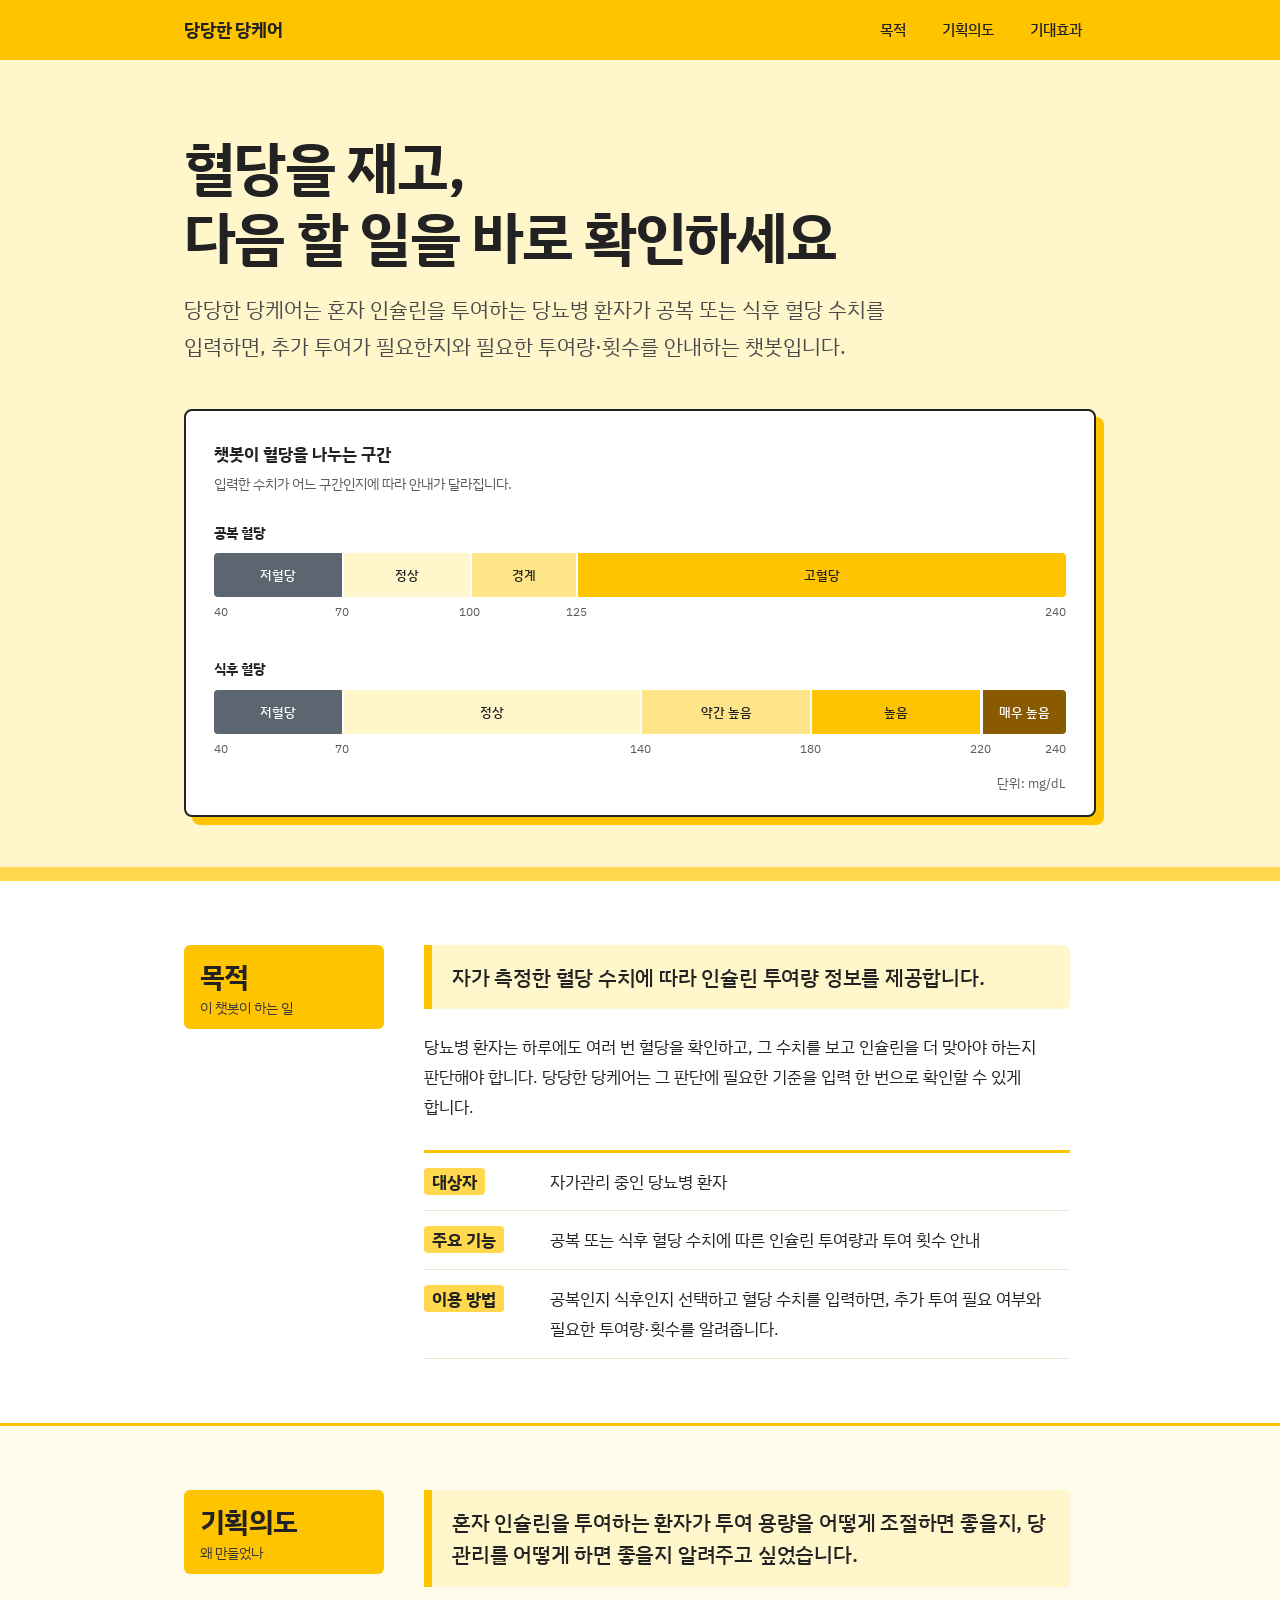
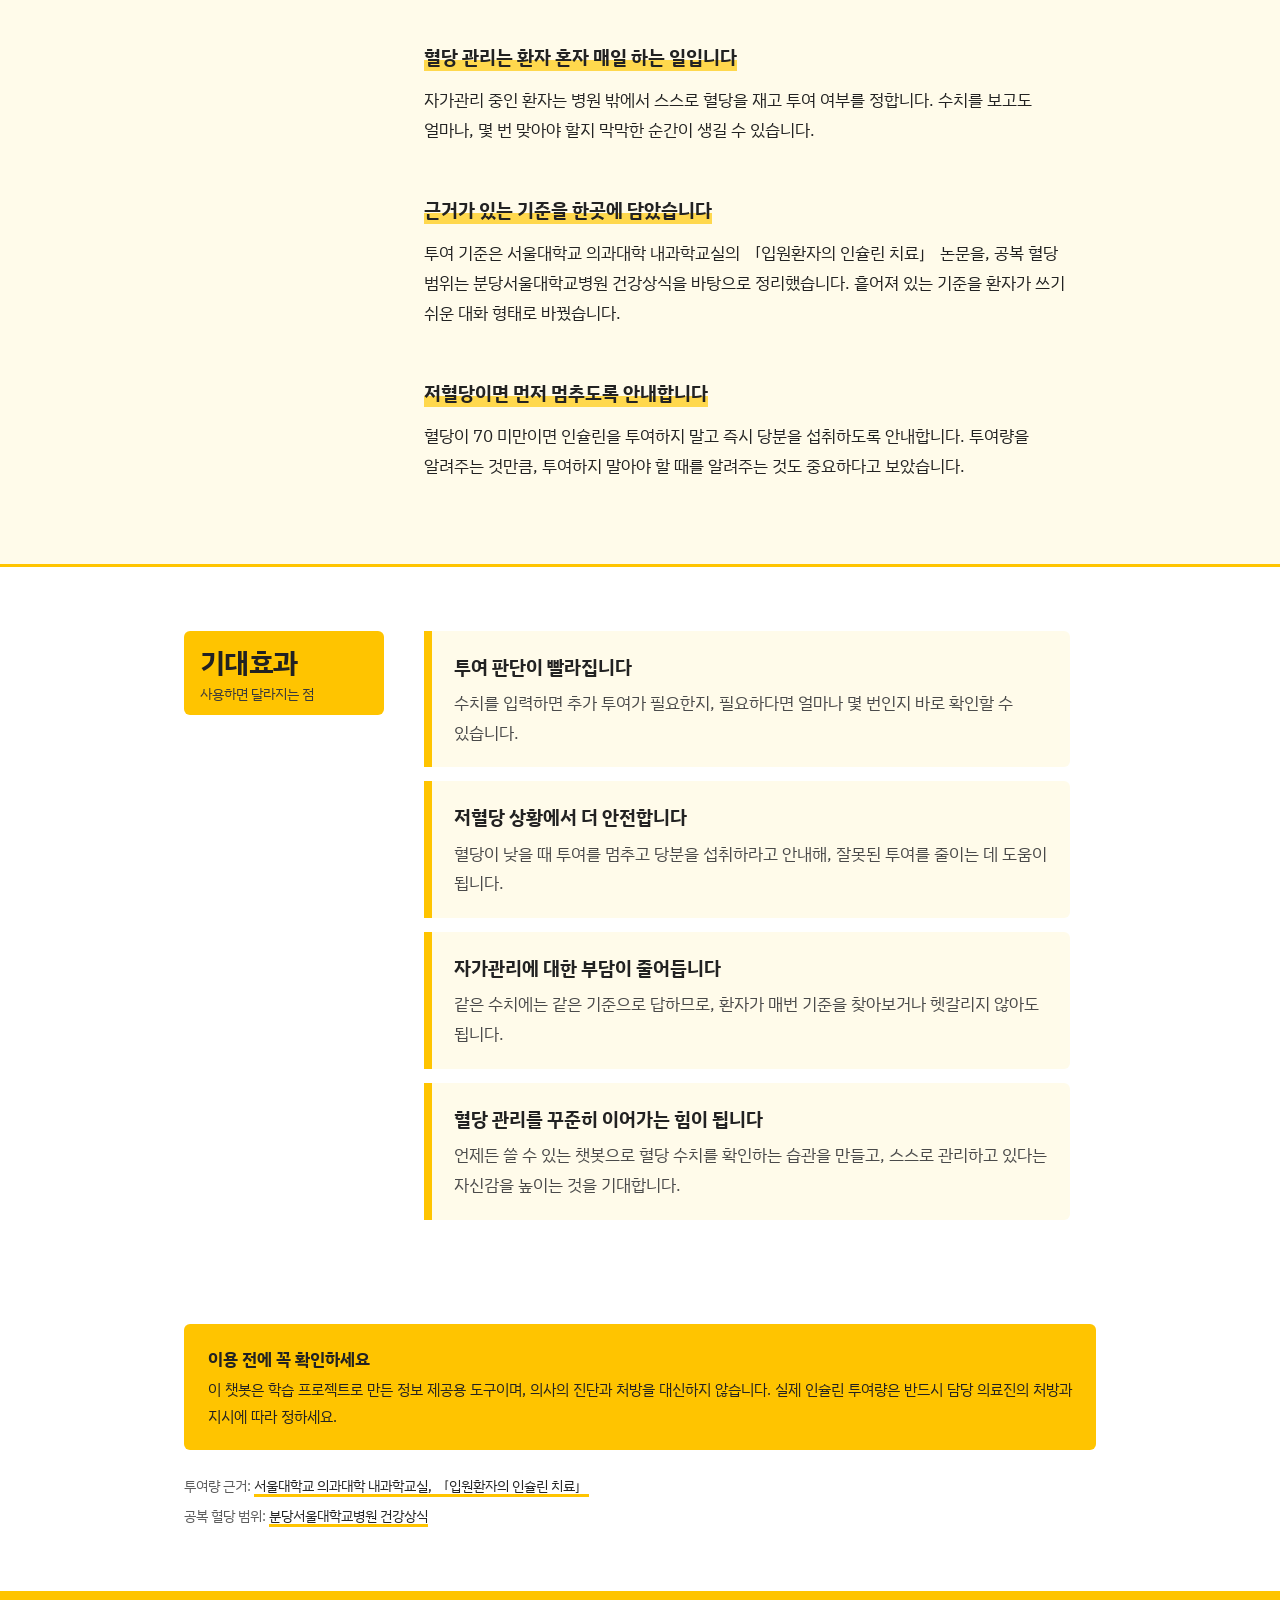
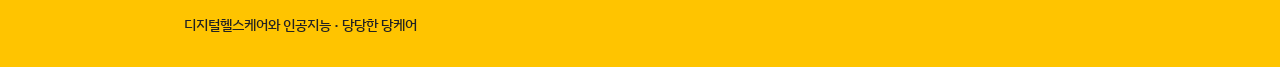
<file: index.html>
<!DOCTYPE html>
<html lang="ko">
<head>
  <meta charset="UTF-8">
  <meta name="viewport" content="width=device-width, initial-scale=1">
  <title>당당한 당케어 | 목적 · 기획의도 · 기대효과</title>
  <meta name="description" content="자가 측정 혈당 수치에 따른 인슐린 투여량 정보를 제공하는 챗봇 '당당한 당케어'를 소개합니다.">
  <link rel="preconnect" href="https://fonts.googleapis.com">
  <link rel="preconnect" href="https://fonts.gstatic.com" crossorigin>
  <link href="https://fonts.googleapis.com/css2?family=IBM+Plex+Sans+KR:wght@400;500;700&display=swap" rel="stylesheet">
  <link rel="stylesheet" href="style.css?v=3">
</head>
<body>

  <header class="topbar">
    <div class="wrap">
      <a class="brand" href="#top">당당한 당케어</a>
      <nav aria-label="페이지 내 이동">
        <a href="#purpose">목적</a>
        <a href="#intent">기획의도</a>
        <a href="#effect">기대효과</a>
        <!-- 다른 조원 파트가 합쳐지면 여기에 메뉴를 추가하세요 -->
      </nav>
    </div>
  </header>

  <main id="top">

    <!-- ========== 소개 ========== -->
    <section class="hero">
      <div class="wrap">
        <h1>혈당을 재고,<br>다음 할 일을 바로 확인하세요</h1>
        <p class="lead">
          당당한 당케어는 혼자 인슐린을 투여하는 당뇨병 환자가
          공복 또는 식후 혈당 수치를 입력하면, 추가 투여가 필요한지와
          필요한 투여량·횟수를 안내하는 챗봇입니다.
        </p>

        <div class="meter">
          <h2>챗봇이 혈당을 나누는 구간</h2>
          <p class="sub">입력한 수치가 어느 구간인지에 따라 안내가 달라집니다.</p>

          <div class="scale">
            <p class="scale-name">공복 혈당</p>
            <div class="bar" role="img" aria-label="공복 혈당 구간: 70 미만 저혈당, 70에서 100 정상, 101에서 125 경계, 126 이상 고혈당">
              <div class="seg low" style="flex-basis:15%">저혈당</div>
              <div class="seg normal" style="flex-basis:15%">정상</div>
              <div class="seg border" style="flex-basis:12.5%">경계</div>
              <div class="seg high" style="flex-basis:57.5%">고혈당</div>
            </div>
            <div class="ticks" aria-hidden="true">
              <span style="left:0%">40</span>
              <span style="left:15%">70</span>
              <span style="left:30%">100</span>
              <span style="left:42.5%">125</span>
              <span style="left:100%">240</span>
            </div>
          </div>

          <div class="scale">
            <p class="scale-name">식후 혈당</p>
            <div class="bar" role="img" aria-label="식후 혈당 구간: 70 미만 저혈당, 70에서 140 미만 정상, 141에서 180 약간 높음, 181에서 220 높음, 220 초과 매우 높음">
              <div class="seg low" style="flex-basis:15%">저혈당</div>
              <div class="seg normal" style="flex-basis:35%">정상</div>
              <div class="seg border" style="flex-basis:20%">약간 높음</div>
              <div class="seg high" style="flex-basis:20%">높음</div>
              <div class="seg very" style="flex-basis:10%">매우 높음</div>
            </div>
            <div class="ticks" aria-hidden="true">
              <span style="left:0%">40</span>
              <span style="left:15%">70</span>
              <span style="left:50%">140</span>
              <span style="left:70%">180</span>
              <span style="left:90%">220</span>
              <span style="left:100%">240</span>
            </div>
          </div>
          <p class="unit">단위: mg/dL</p>
        </div>
      </div>
    </section>

    <!-- ========== 목적 ========== -->
    <section class="block" id="purpose" aria-labelledby="purpose-title">
      <div class="wrap">
        <h2 id="purpose-title">목적<small>이 챗봇이 하는 일</small></h2>
        <div class="body">
          <p class="pull">자가 측정한 혈당 수치에 따라 인슐린 투여량 정보를 제공합니다.</p>
          <p>
            당뇨병 환자는 하루에도 여러 번 혈당을 확인하고, 그 수치를 보고
            인슐린을 더 맞아야 하는지 판단해야 합니다.
            당당한 당케어는 그 판단에 필요한 기준을 입력 한 번으로 확인할 수 있게 합니다.
          </p>
          <dl class="facts">
            <div>
              <dt><span>대상자</span></dt>
              <dd>자가관리 중인 당뇨병 환자</dd>
            </div>
            <div>
              <dt><span>주요 기능</span></dt>
              <dd>공복 또는 식후 혈당 수치에 따른 인슐린 투여량과 투여 횟수 안내</dd>
            </div>
            <div>
              <dt><span>이용 방법</span></dt>
              <dd>공복인지 식후인지 선택하고 혈당 수치를 입력하면, 추가 투여 필요 여부와 필요한 투여량·횟수를 알려줍니다.</dd>
            </div>
          </dl>
        </div>
      </div>
    </section>

    <!-- ========== 기획의도 ========== -->
    <section class="block tint" id="intent" aria-labelledby="intent-title">
      <div class="wrap">
        <h2 id="intent-title">기획의도<small>왜 만들었나</small></h2>
        <div class="body">
          <p class="pull">혼자 인슐린을 투여하는 환자가 투여 용량을 어떻게 조절하면 좋을지, 당 관리를 어떻게 하면 좋을지 알려주고 싶었습니다.</p>

          <h3>혈당 관리는 환자 혼자 매일 하는 일입니다</h3>
          <p>
            자가관리 중인 환자는 병원 밖에서 스스로 혈당을 재고 투여 여부를 정합니다.
            수치를 보고도 얼마나, 몇 번 맞아야 할지 막막한 순간이 생길 수 있습니다.
          </p>

          <h3>근거가 있는 기준을 한곳에 담았습니다</h3>
          <p>
            투여 기준은 서울대학교 의과대학 내과학교실의 「입원환자의 인슐린 치료」 논문을,
            공복 혈당 범위는 분당서울대학교병원 건강상식을 바탕으로 정리했습니다.
            흩어져 있는 기준을 환자가 쓰기 쉬운 대화 형태로 바꿨습니다.
          </p>

          <h3>저혈당이면 먼저 멈추도록 안내합니다</h3>
          <p>
            혈당이 70 미만이면 인슐린을 투여하지 말고 즉시 당분을 섭취하도록 안내합니다.
            투여량을 알려주는 것만큼, 투여하지 말아야 할 때를 알려주는 것도 중요하다고 보았습니다.
          </p>
        </div>
      </div>
    </section>

    <!-- ========== 기대효과 ========== -->
    <section class="block" id="effect" aria-labelledby="effect-title">
      <div class="wrap">
        <h2 id="effect-title">기대효과<small>사용하면 달라지는 점</small></h2>
        <div class="body">
          <ul class="effects">
            <li>
              <strong>투여 판단이 빨라집니다</strong>
              <p>수치를 입력하면 추가 투여가 필요한지, 필요하다면 얼마나 몇 번인지 바로 확인할 수 있습니다.</p>
            </li>
            <li>
              <strong>저혈당 상황에서 더 안전합니다</strong>
              <p>혈당이 낮을 때 투여를 멈추고 당분을 섭취하라고 안내해, 잘못된 투여를 줄이는 데 도움이 됩니다.</p>
            </li>
            <li>
              <strong>자가관리에 대한 부담이 줄어듭니다</strong>
              <p>같은 수치에는 같은 기준으로 답하므로, 환자가 매번 기준을 찾아보거나 헷갈리지 않아도 됩니다.</p>
            </li>
            <li>
              <strong>혈당 관리를 꾸준히 이어가는 힘이 됩니다</strong>
              <p>언제든 쓸 수 있는 챗봇으로 혈당 수치를 확인하는 습관을 만들고, 스스로 관리하고 있다는 자신감을 높이는 것을 기대합니다.</p>
            </li>
          </ul>
        </div>
      </div>
    </section>

    <!-- ========== 유의사항 ========== -->
    <section class="notice" aria-labelledby="notice-title">
      <div class="wrap">
        <div class="box">
          <strong id="notice-title">이용 전에 꼭 확인하세요</strong>
          <p>
            이 챗봇은 학습 프로젝트로 만든 정보 제공용 도구이며, 의사의 진단과 처방을 대신하지 않습니다.
            실제 인슐린 투여량은 반드시 담당 의료진의 처방과 지시에 따라 정하세요.
          </p>
        </div>
        <ul class="refs">
          <li>투여량 근거: <a href="https://synapse.koreamed.org/pdf/10.4093/jkd.2018.19.4.214" target="_blank" rel="noopener">서울대학교 의과대학 내과학교실, 「입원환자의 인슐린 치료」</a></li>
          <li>공복 혈당 범위: <a href="https://www.snubh.org/service/info/com/view.do?Board_ID=B004&amp;BNO=366" target="_blank" rel="noopener">분당서울대학교병원 건강상식</a></li>
        </ul>
      </div>
    </section>

  </main>

  <footer>
    <div class="wrap">디지털헬스케어와 인공지능 · 당당한 당케어</div>
  </footer>

</body>
</html>
</file>
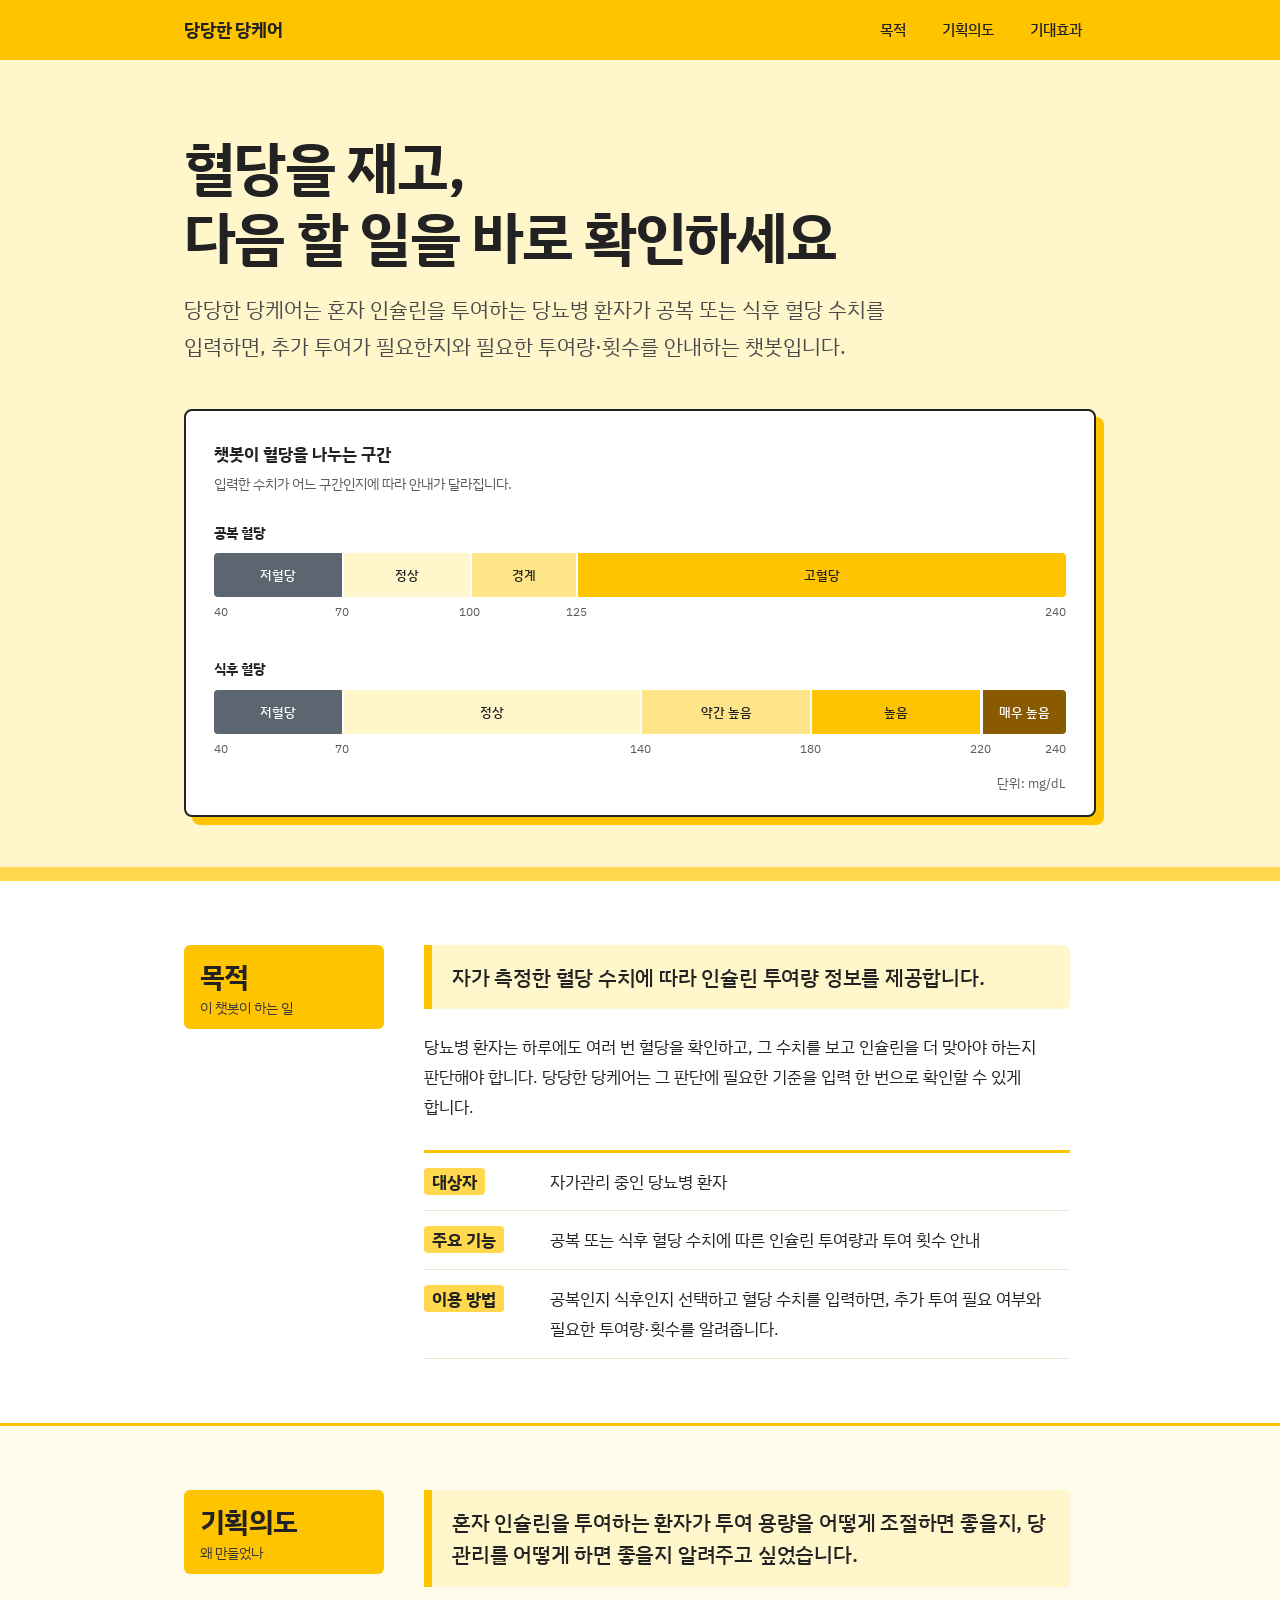
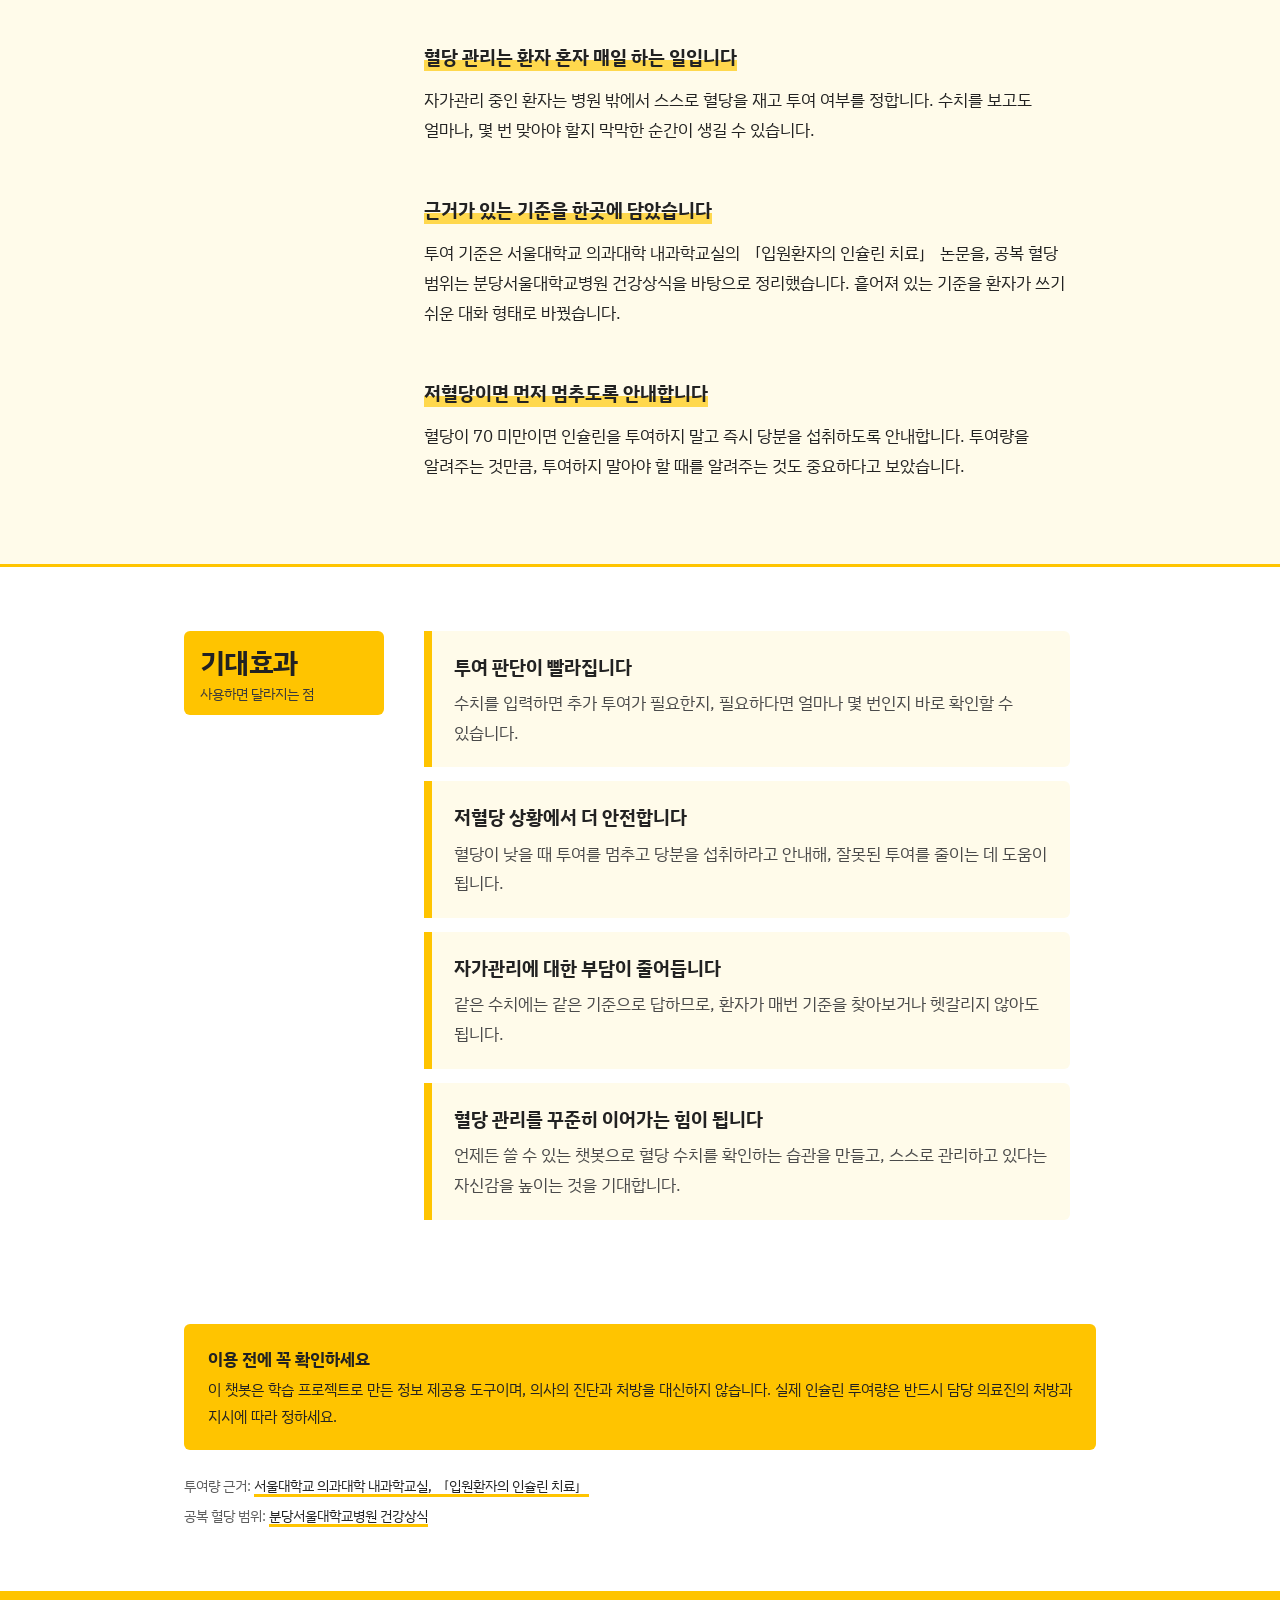
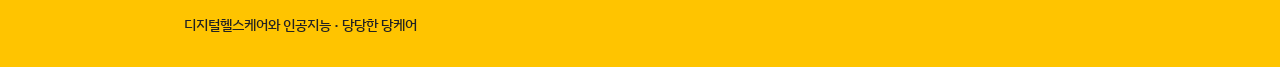
<file: index (5).html>
<!DOCTYPE html>
<html lang="ko">
<head>
  <meta charset="UTF-8">
  <meta name="viewport" content="width=device-width, initial-scale=1">
  <title>당당한 당케어 | 목적 · 기획의도 · 기대효과</title>
  <meta name="description" content="자가 측정 혈당 수치에 따른 인슐린 투여량 정보를 제공하는 챗봇 '당당한 당케어'를 소개합니다.">
  <link rel="preconnect" href="https://fonts.googleapis.com">
  <link rel="preconnect" href="https://fonts.gstatic.com" crossorigin>
  <link href="https://fonts.googleapis.com/css2?family=IBM+Plex+Sans+KR:wght@400;500;700&display=swap" rel="stylesheet">
  <link rel="stylesheet" href="style.css">
</head>
<body>

  <header class="topbar">
    <div class="wrap">
      <a class="brand" href="#top">당당한 당케어</a>
      <nav aria-label="페이지 내 이동">
        <a href="#purpose">목적</a>
        <a href="#intent">기획의도</a>
        <a href="#effect">기대효과</a>
        <!-- 다른 조원 파트가 합쳐지면 여기에 메뉴를 추가하세요 -->
      </nav>
    </div>
  </header>

  <main id="top">

    <!-- ========== 소개 ========== -->
    <section class="hero">
      <div class="wrap">
        <h1>혈당을 재고,<br>다음 할 일을 바로 확인하세요</h1>
        <p class="lead">
          당당한 당케어는 혼자 인슐린을 투여하는 당뇨병 환자가
          공복 또는 식후 혈당 수치를 입력하면, 추가 투여가 필요한지와
          필요한 투여량·횟수를 안내하는 챗봇입니다.
        </p>

        <div class="meter">
          <h2>챗봇이 혈당을 나누는 구간</h2>
          <p class="sub">입력한 수치가 어느 구간인지에 따라 안내가 달라집니다.</p>

          <div class="scale">
            <p class="scale-name">공복 혈당</p>
            <div class="bar" role="img" aria-label="공복 혈당 구간: 70 미만 저혈당, 70에서 100 정상, 101에서 125 경계, 126 이상 고혈당">
              <div class="seg low" style="flex-basis:15%">저혈당</div>
              <div class="seg normal" style="flex-basis:15%">정상</div>
              <div class="seg border" style="flex-basis:12.5%">경계</div>
              <div class="seg high" style="flex-basis:57.5%">고혈당</div>
            </div>
            <div class="ticks" aria-hidden="true">
              <span style="left:0%">40</span>
              <span style="left:15%">70</span>
              <span style="left:30%">100</span>
              <span style="left:42.5%">125</span>
              <span style="left:100%">240</span>
            </div>
          </div>

          <div class="scale">
            <p class="scale-name">식후 혈당</p>
            <div class="bar" role="img" aria-label="식후 혈당 구간: 70 미만 저혈당, 70에서 140 미만 정상, 141에서 180 약간 높음, 181에서 220 높음, 220 초과 매우 높음">
              <div class="seg low" style="flex-basis:15%">저혈당</div>
              <div class="seg normal" style="flex-basis:35%">정상</div>
              <div class="seg border" style="flex-basis:20%">약간 높음</div>
              <div class="seg high" style="flex-basis:20%">높음</div>
              <div class="seg very" style="flex-basis:10%">매우 높음</div>
            </div>
            <div class="ticks" aria-hidden="true">
              <span style="left:0%">40</span>
              <span style="left:15%">70</span>
              <span style="left:50%">140</span>
              <span style="left:70%">180</span>
              <span style="left:90%">220</span>
              <span style="left:100%">240</span>
            </div>
          </div>
          <p class="unit">단위: mg/dL</p>
        </div>
      </div>
    </section>

    <!-- ========== 목적 ========== -->
    <section class="block" id="purpose" aria-labelledby="purpose-title">
      <div class="wrap">
        <h2 id="purpose-title">목적<small>이 챗봇이 하는 일</small></h2>
        <div class="body">
          <p class="pull">자가 측정한 혈당 수치에 따라 인슐린 투여량 정보를 제공합니다.</p>
          <p>
            당뇨병 환자는 하루에도 여러 번 혈당을 확인하고, 그 수치를 보고
            인슐린을 더 맞아야 하는지 판단해야 합니다.
            당당한 당케어는 그 판단에 필요한 기준을 입력 한 번으로 확인할 수 있게 합니다.
          </p>
          <dl class="facts">
            <div>
              <dt><span>대상자</span></dt>
              <dd>자가관리 중인 당뇨병 환자</dd>
            </div>
            <div>
              <dt><span>주요 기능</span></dt>
              <dd>공복 또는 식후 혈당 수치에 따른 인슐린 투여량과 투여 횟수 안내</dd>
            </div>
            <div>
              <dt><span>이용 방법</span></dt>
              <dd>공복인지 식후인지 선택하고 혈당 수치를 입력하면, 추가 투여 필요 여부와 필요한 투여량·횟수를 알려줍니다.</dd>
            </div>
          </dl>
        </div>
      </div>
    </section>

    <!-- ========== 기획의도 ========== -->
    <section class="block tint" id="intent" aria-labelledby="intent-title">
      <div class="wrap">
        <h2 id="intent-title">기획의도<small>왜 만들었나</small></h2>
        <div class="body">
          <p class="pull">혼자 인슐린을 투여하는 환자가 투여 용량을 어떻게 조절하면 좋을지, 당 관리를 어떻게 하면 좋을지 알려주고 싶었습니다.</p>

          <h3>혈당 관리는 환자 혼자 매일 하는 일입니다</h3>
          <p>
            자가관리 중인 환자는 병원 밖에서 스스로 혈당을 재고 투여 여부를 정합니다.
            수치를 보고도 얼마나, 몇 번 맞아야 할지 막막한 순간이 생길 수 있습니다.
          </p>

          <h3>근거가 있는 기준을 한곳에 담았습니다</h3>
          <p>
            투여 기준은 서울대학교 의과대학 내과학교실의 「입원환자의 인슐린 치료」 논문을,
            공복 혈당 범위는 분당서울대학교병원 건강상식을 바탕으로 정리했습니다.
            흩어져 있는 기준을 환자가 쓰기 쉬운 대화 형태로 바꿨습니다.
          </p>

          <h3>저혈당이면 먼저 멈추도록 안내합니다</h3>
          <p>
            혈당이 70 미만이면 인슐린을 투여하지 말고 즉시 당분을 섭취하도록 안내합니다.
            투여량을 알려주는 것만큼, 투여하지 말아야 할 때를 알려주는 것도 중요하다고 보았습니다.
          </p>
        </div>
      </div>
    </section>

    <!-- ========== 기대효과 ========== -->
    <section class="block" id="effect" aria-labelledby="effect-title">
      <div class="wrap">
        <h2 id="effect-title">기대효과<small>사용하면 달라지는 점</small></h2>
        <div class="body">
          <ul class="effects">
            <li>
              <strong>투여 판단이 빨라집니다</strong>
              <p>수치를 입력하면 추가 투여가 필요한지, 필요하다면 얼마나 몇 번인지 바로 확인할 수 있습니다.</p>
            </li>
            <li>
              <strong>저혈당 상황에서 더 안전합니다</strong>
              <p>혈당이 낮을 때 투여를 멈추고 당분을 섭취하라고 안내해, 잘못된 투여를 줄이는 데 도움이 됩니다.</p>
            </li>
            <li>
              <strong>자가관리에 대한 부담이 줄어듭니다</strong>
              <p>같은 수치에는 같은 기준으로 답하므로, 환자가 매번 기준을 찾아보거나 헷갈리지 않아도 됩니다.</p>
            </li>
            <li>
              <strong>혈당 관리를 꾸준히 이어가는 힘이 됩니다</strong>
              <p>언제든 쓸 수 있는 챗봇으로 혈당 수치를 확인하는 습관을 만들고, 스스로 관리하고 있다는 자신감을 높이는 것을 기대합니다.</p>
            </li>
          </ul>
        </div>
      </div>
    </section>

    <!-- ========== 유의사항 ========== -->
    <section class="notice" aria-labelledby="notice-title">
      <div class="wrap">
        <div class="box">
          <strong id="notice-title">이용 전에 꼭 확인하세요</strong>
          <p>
            이 챗봇은 학습 프로젝트로 만든 정보 제공용 도구이며, 의사의 진단과 처방을 대신하지 않습니다.
            실제 인슐린 투여량은 반드시 담당 의료진의 처방과 지시에 따라 정하세요.
          </p>
        </div>
        <ul class="refs">
          <li>투여량 근거: <a href="https://synapse.koreamed.org/pdf/10.4093/jkd.2018.19.4.214" target="_blank" rel="noopener">서울대학교 의과대학 내과학교실, 「입원환자의 인슐린 치료」</a></li>
          <li>공복 혈당 범위: <a href="https://www.snubh.org/service/info/com/view.do?Board_ID=B004&amp;BNO=366" target="_blank" rel="noopener">분당서울대학교병원 건강상식</a></li>
        </ul>
      </div>
    </section>

  </main>

  <footer>
    <div class="wrap">디지털헬스케어와 인공지능 · 당당한 당케어</div>
  </footer>

</body>
</html>
</file>
<file: style.css>
/* 당당한 당케어 소개 페이지 - 목적 / 기획의도 / 기대효과
   테마: 흰색 바탕 + 노란색 포인트 (조원 페이지와 통일용)
   색상을 바꾸려면 :root 값만 수정하세요. */

:root {
  --bg: #ffffff;
  --paper: #ffffff;
  --ink: #222222;
  --ink-soft: #5c5c5c;
  --line: #ece7d3;
  --accent: #ffc400;        /* 포인트 노란색 */
  --accent-mid: #ffd84d;
  --accent-light: #ffe58a;
  --accent-pale: #fff6cc;
  --accent-wash: #fffbea;
  --accent-dark: #8a5a00;
  --gray-seg: #5c6670;
  --gray-pale: #f1f1ef;
  --maxw: 960px;
  --font: "IBM Plex Sans KR", "Noto Sans KR", "Apple SD Gothic Neo",
    "Malgun Gothic", system-ui, sans-serif;
}

*,
*::before,
*::after {
  box-sizing: border-box;
}

html {
  scroll-behavior: smooth;
}

body {
  margin: 0;
  background: var(--bg);
  color: var(--ink);
  font-family: var(--font);
  font-size: 17px;
  line-height: 1.75;
  word-break: keep-all;
  -webkit-font-smoothing: antialiased;
}

a {
  color: var(--ink);
  text-decoration: underline;
  text-decoration-color: var(--accent);
  text-decoration-thickness: 3px;
  text-underline-offset: 3px;
}

a:hover {
  background: var(--accent-pale);
}

:focus-visible {
  outline: 3px solid var(--ink);
  outline-offset: 3px;
}

.wrap {
  max-width: var(--maxw);
  margin: 0 auto;
  padding: 0 24px;
}

/* ---------- 상단 내비게이션 (노란 바) ---------- */
.topbar {
  position: sticky;
  top: 0;
  z-index: 10;
  background: var(--accent);
}

.topbar .wrap {
  display: flex;
  align-items: center;
  justify-content: space-between;
  gap: 16px;
  min-height: 60px;
}

.brand {
  font-weight: 700;
  font-size: 18px;
  color: var(--ink);
  text-decoration: none;
  letter-spacing: -0.01em;
}

.brand:hover {
  background: none;
}

.topbar nav {
  display: flex;
  gap: 8px;
  flex-wrap: wrap;
}

.topbar nav a {
  color: var(--ink);
  text-decoration: none;
  font-size: 15px;
  font-weight: 500;
  padding: 4px 14px;
  border-radius: 999px;
}

.topbar nav a:hover {
  background: var(--paper);
}

/* ---------- 히어로 (연한 노랑 배경) ---------- */
.hero {
  padding: 72px 0 64px;
  background: linear-gradient(var(--accent-pale), var(--accent-pale)) top / 100% calc(100% - 14px) no-repeat,
              var(--accent-mid);
  border-bottom: 0;
}

.hero h1 {
  margin: 0 0 20px;
  font-size: clamp(34px, 6vw, 58px);
  line-height: 1.2;
  font-weight: 700;
  letter-spacing: -0.03em;
}

.hero .lead {
  max-width: 34em;
  margin: 0 0 44px;
  font-size: clamp(18px, 2.4vw, 21px);
  color: #4a4a4a;
}

/* 혈당 구간 막대 */
.meter {
  background: var(--paper);
  border: 2px solid var(--ink);
  border-radius: 8px;
  box-shadow: 8px 8px 0 var(--accent);
  padding: 28px 28px 20px;
}

.meter h2 {
  margin: 0 0 4px;
  font-size: 17px;
  font-weight: 700;
}

.meter .sub {
  margin: 0 0 24px;
  font-size: 14px;
  color: var(--ink-soft);
}

.scale {
  margin-bottom: 34px;
}

.scale:last-of-type {
  margin-bottom: 8px;
}

.scale-name {
  margin: 0 0 8px;
  font-size: 14px;
  font-weight: 700;
  color: var(--ink);
}

.bar {
  display: flex;
  height: 44px;
  border-radius: 4px;
  overflow: hidden;
}

.seg {
  position: relative;
  display: flex;
  align-items: center;
  justify-content: center;
  min-width: 0;
  color: var(--ink);
  font-size: 13px;
  font-weight: 500;
  white-space: nowrap;
  overflow: hidden;
  transform-origin: left center;
  animation: grow 0.9s cubic-bezier(0.2, 0.7, 0.2, 1) both;
}

.seg + .seg {
  border-left: 2px solid var(--paper);
}

.seg.low { background: var(--gray-seg); color: #fff; }
.seg.normal { background: var(--accent-pale); }
.seg.border { background: var(--accent-light); }
.seg.high { background: var(--accent); }
.seg.very { background: var(--accent-dark); color: #fff; }

.ticks {
  position: relative;
  height: 22px;
  margin-top: 4px;
  font-size: 12px;
  color: var(--ink-soft);
}

.ticks span {
  position: absolute;
  top: 0;
  transform: translateX(-50%);
}

.ticks span:first-child { transform: none; }
.ticks span:last-child { transform: translateX(-100%); }

.meter .unit {
  margin: 12px 0 0;
  font-size: 13px;
  color: var(--ink-soft);
  text-align: right;
}

@keyframes grow {
  from { transform: scaleX(0); opacity: 0.4; }
  to { transform: scaleX(1); opacity: 1; }
}

/* ---------- 본문 섹션 ---------- */
.block {
  padding: 64px 0;
}

/* 기획의도 섹션은 연한 노랑 배경으로 구분 */
.block.tint {
  background: var(--accent-wash);
  border-top: 3px solid var(--accent);
  border-bottom: 3px solid var(--accent);
}

.block .wrap {
  display: grid;
  grid-template-columns: 200px 1fr;
  gap: 40px;
}

.block h2 {
  margin: 0;
  font-size: 28px;
  line-height: 1.3;
  letter-spacing: -0.02em;
  position: sticky;
  top: 84px;
  align-self: start;
  padding: 14px 16px 12px;
  background: var(--accent);
  border-radius: 6px;
}

.block.tint h2 {
  background: var(--accent);
}

.block h2 small {
  display: block;
  margin-top: 4px;
  font-size: 14px;
  font-weight: 400;
  color: #3a3a3a;
  letter-spacing: 0;
}

.body {
  max-width: 38em;
}

.body p {
  margin: 0 0 1.1em;
}

.body h3 {
  margin: 1.8em 0 0.4em;
  font-size: 19px;
  line-height: 1.4;
  display: inline-block;
  background: linear-gradient(transparent 58%, var(--accent-mid) 58%);
}

.body h3:first-child {
  margin-top: 0;
}

.body h3 + p {
  margin-top: 0.4em;
}

.pull {
  margin: 0 0 1.4em;
  padding: 16px 20px;
  background: var(--accent-pale);
  border-left: 8px solid var(--accent);
  border-radius: 0 6px 6px 0;
  font-size: 21px;
  line-height: 1.55;
  font-weight: 500;
  letter-spacing: -0.01em;
}

/* 대상 · 기능 요약 */
.facts {
  margin: 28px 0 0;
  border-top: 3px solid var(--accent);
}

.facts div {
  display: grid;
  grid-template-columns: 110px 1fr;
  gap: 16px;
  padding: 14px 0;
  border-bottom: 1px solid var(--line);
}

.facts dt {
  font-weight: 700;
  color: var(--ink);
}

.facts dt span {
  padding: 2px 8px;
  background: var(--accent-mid);
  border-radius: 4px;
}

.facts dd {
  margin: 0;
}

/* 기대효과 */
.effects {
  margin: 0;
  padding: 0;
  list-style: none;
}

.effects li {
  margin-bottom: 14px;
  padding: 20px 22px;
  background: var(--accent-wash);
  border-left: 8px solid var(--accent);
  border-radius: 0 6px 6px 0;
}

.effects li:last-child {
  margin-bottom: 0;
}

.effects strong {
  display: block;
  margin-bottom: 4px;
  font-size: 19px;
}

.effects p {
  margin: 0;
  color: #4a4a4a;
}

/* ---------- 유의사항 ---------- */
.notice {
  padding: 40px 0 56px;
}

.notice .box {
  padding: 20px 24px;
  background: var(--accent);
  border-radius: 6px;
}

.notice .box strong {
  display: block;
  margin-bottom: 4px;
}

.notice .box p {
  margin: 0;
  font-size: 15px;
  color: var(--ink);
}

.notice .refs {
  margin: 24px 0 0;
  padding: 0;
  list-style: none;
  font-size: 14px;
  color: var(--ink-soft);
}

.notice .refs li {
  margin-bottom: 6px;
}

footer {
  padding: 22px 0 30px;
  background: var(--accent);
  font-size: 14px;
  font-weight: 500;
  color: var(--ink);
}

/* ---------- 모바일 ---------- */
@media (max-width: 720px) {
  body { font-size: 16px; }
  .topbar .wrap { flex-direction: column; align-items: flex-start; padding-top: 10px; padding-bottom: 10px; gap: 6px; }
  .topbar nav a { padding: 4px 10px; }
  .hero { padding: 48px 0 48px; }
  .meter { padding: 20px 16px 14px; box-shadow: 5px 5px 0 var(--accent); }
  .seg { font-size: 11px; }
  .block { padding: 48px 0; }
  .block .wrap { grid-template-columns: 1fr; gap: 20px; }
  .block h2 { position: static; }
  .facts div { grid-template-columns: 1fr; gap: 4px; }
  .effects li { padding: 16px 16px; }
}

@media (prefers-reduced-motion: reduce) {
  html { scroll-behavior: auto; }
  .seg { animation: none; }
}
</file>
